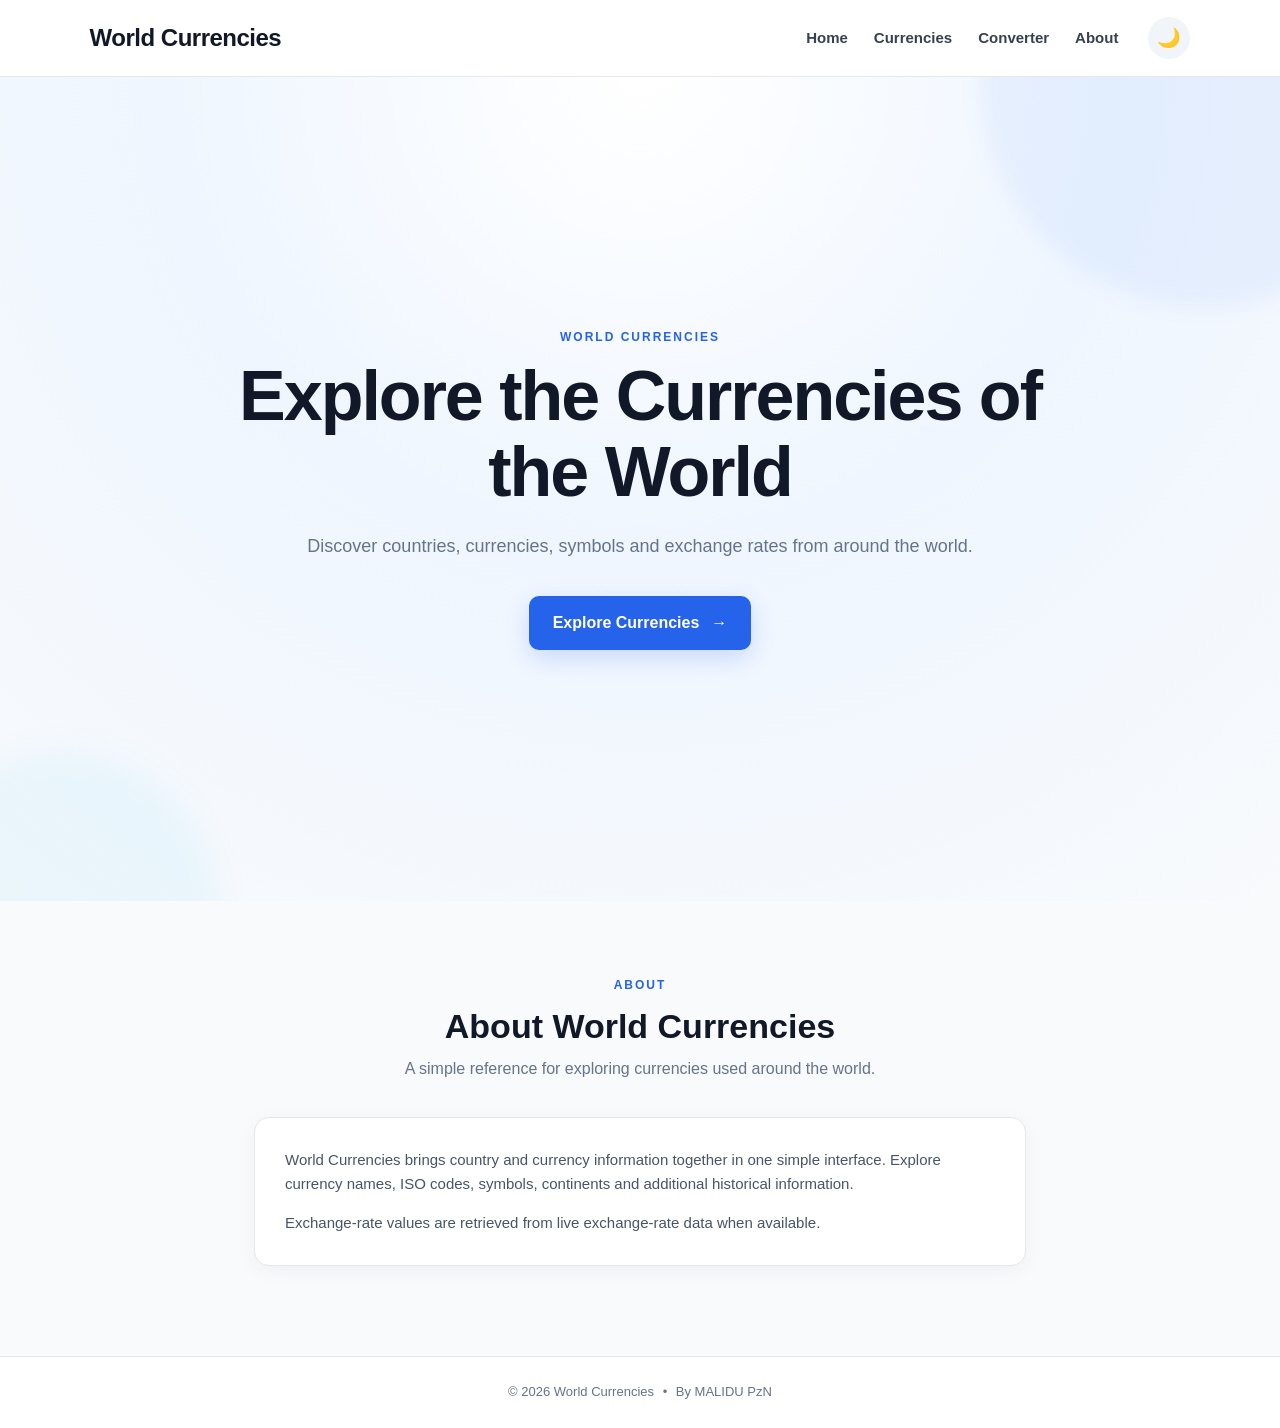
<file: index.html>
<!DOCTYPE html>
<html lang="en">

<head>
    <meta charset="UTF-8">
    <meta name="viewport" content="width=device-width, initial-scale=1.0">


<!-- Google Search Console Verification -->
<meta
    name="google-site-verification"
    content="s6Iap8t3azqQhQNiy_NJhNCSwcUpD0J8dg7R4m-hyG0"
>

<!-- SEO -->
<meta
    name="description"
    content="Explore countries, currencies, currency symbols and exchange rates from around the world."
>

<meta name="robots" content="index, follow">

<!-- Canonical URL -->
<link
    rel="canonical"
    href="https://ZxBee.github.io/world-currencies/"
>

<!-- Open Graph -->
<meta property="og:title" content="World Currencies">
<meta
    property="og:description"
    content="Explore countries, currencies, currency symbols and exchange rates from around the world."
>
<meta
    property="og:url"
    content="https://ZxBee.github.io/world-currencies/"
>
<meta property="og:type" content="website">

<!-- Browser Theme -->
<meta name="theme-color" content="#ffffff">

<title>World Currencies</title>

<!-- Stylesheet -->
<link rel="stylesheet" href="style.css">


</head>


<body>

<header>

    <h1>
        World Currencies
    </h1>


    <nav>

        <a
            href="index.html"
            id="homeLink"
        >
            Home
        </a>

        <a
            href="#currencies"
            id="currenciesLink"
        >
            Currencies
        </a>

        <a
            href="pages/converter.html"
        >
            Converter
        </a>

        <a
            href="#about"
        >
            About
        </a>

    </nav>


    <button
        id="themeToggle"
        class="theme-toggle"
        type="button"
        aria-label="Toggle dark mode"
    >
        🌙
    </button>

</header>



<main>


    <!-- HERO -->

    <section
        id="heroSection"
        class="hero"
    >

        <span class="hero-label">
            WORLD CURRENCIES
        </span>


        <h2>
            Explore the Currencies of the World
        </h2>


        <p>
            Discover countries, currencies, symbols and
            exchange rates from around the world.
        </p>


        <button
            id="exploreButton"
            class="hero-button"
            type="button"
        >
            Explore Currencies
            <span>→</span>
        </button>

    </section>



    <!-- CURRENCIES -->

    <section
        id="currencies"
        class="currencies-section hidden-section"
    >

        <div class="section-heading">

            <span class="section-label">
                EXPLORE
            </span>

            <h2>
                World Currencies
            </h2>

            <p>
                Browse currencies by continent,
                country or first letter.
            </p>

        </div>



        <!-- SEARCH -->

        <div class="search-box">

            <input
                type="search"
                id="searchInput"
                placeholder="Search country, currency or ISO code..."
                autocomplete="off"
            >

        </div>



        <!-- CONTINENT FILTER -->

        <div class="filter-panel">

            <button
                class="filter-btn active"
                type="button"
                data-continent="All"
            >
                All
            </button>

            <button
                class="filter-btn"
                type="button"
                data-continent="Africa"
            >
                Africa
            </button>

            <button
                class="filter-btn"
                type="button"
                data-continent="Americas"
            >
                Americas
            </button>

            <button
                class="filter-btn"
                type="button"
                data-continent="Asia"
            >
                Asia
            </button>

            <button
                class="filter-btn"
                type="button"
                data-continent="Europe"
            >
                Europe
            </button>

            <button
                class="filter-btn"
                type="button"
                data-continent="Oceania"
            >
                Oceania
            </button>

        </div>



        <!-- A-Z -->

        <div class="alphabet-panel">

            <div
                id="alphabetButtons"
                class="alphabet-buttons"
            >
            </div>

        </div>



        <!-- COUNT -->

        <div class="currency-list-header">

            <span id="currencyCount">
                Showing 195 of 195 countries
            </span>


            <button
                id="backToHero"
                class="back-top-button"
                type="button"
            >
                ↑ Back
            </button>

        </div>



        <!-- CARDS -->

        <div
            id="currencyContainer"
            class="currency-grid"
        >
        </div>

    </section>



    <!-- ABOUT -->

    <section
        id="about"
        class="about-section"
    >

        <div class="section-heading">

            <span class="section-label">
                ABOUT
            </span>

            <h2>
                About World Currencies
            </h2>

            <p>
                A simple reference for exploring currencies
                used around the world.
            </p>

        </div>


        <div class="about-content">

            <p>
                World Currencies brings country and currency
                information together in one simple interface.
                Explore currency names, ISO codes, symbols,
                continents and additional historical information.
            </p>


            <p>
                Exchange-rate values are retrieved from live
                exchange-rate data when available.
            </p>

        </div>

    </section>

</main>



<footer>

    <p>
        © 2026 World Currencies
        <span class="footer-divider">•</span>
        By MALIDU PzN
    </p>

</footer>



<script src="script.js"></script>

</body>

</html>
</file>
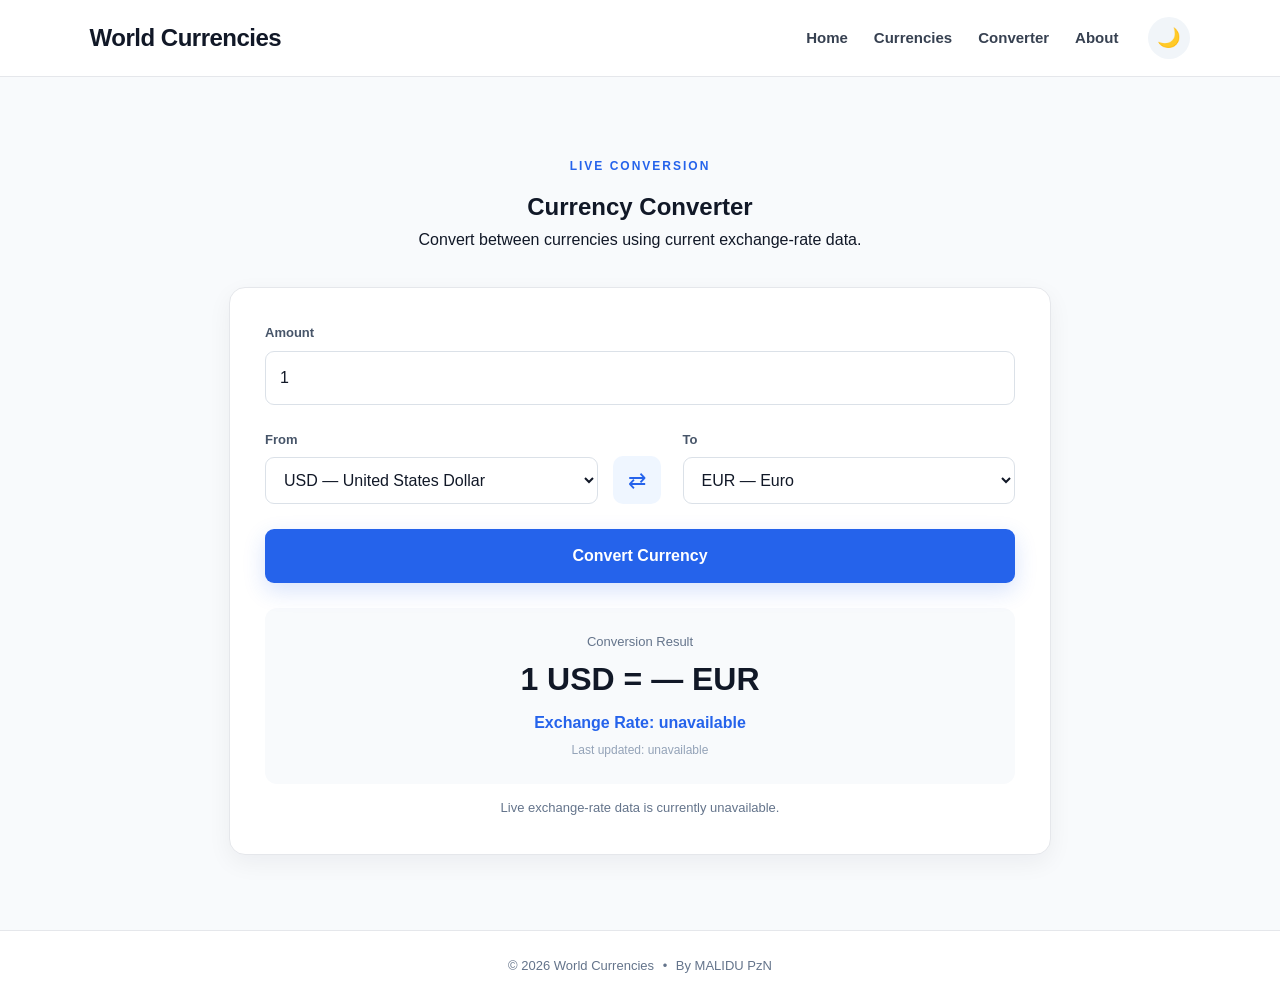
<file: pages/converter.html>
<!DOCTYPE html>

<html lang="en">
<head>
    <meta charset="UTF-8">
    <meta name="viewport" content="width=device-width, initial-scale=1.0">


<!-- SEO -->
<meta
    name="description"
    content="Convert currencies using current exchange rates with the World Currencies online currency converter."
>
<meta name="robots" content="index, follow">

<!-- Canonical URL -->
<link
    rel="canonical"
    href="https://ZxBee.github.io/world-currencies/pages/converter.html"
>

<!-- Open Graph -->
<meta property="og:title" content="Currency Converter - World Currencies">
<meta
    property="og:description"
    content="Convert currencies using current exchange rates with the World Currencies online currency converter."
>
<meta
    property="og:url"
    content="https://ZxBee.github.io/world-currencies/pages/converter.html"
>
<meta property="og:type" content="website">

<!-- Browser Theme -->
<meta name="theme-color" content="#ffffff">

<title>Currency Converter - World Currencies</title>

<!-- Stylesheet -->
<link rel="stylesheet" href="../style.css">


</head>

<body>

<header>
    <h1>World Currencies</h1>


<nav>
    <a href="../index.html">Home</a>
    <a href="../index.html#currencies">Currencies</a>
    <a href="converter.html">Converter</a>
    <a href="../index.html#about">About</a>
</nav>

<button
    id="themeToggle"
    class="theme-toggle"
    type="button"
    aria-label="Toggle dark mode"
>
    🌙
</button>


</header>

<main>


<section class="converter-section">

    <div class="converter-heading">
        <span class="section-label">LIVE CONVERSION</span>

        <h2>Currency Converter</h2>

        <p class="converter-subtitle">
            Convert between currencies using current exchange-rate data.
        </p>
    </div>


    <div class="converter-card">

        <div class="amount-group">

            <label for="amount">
                Amount
            </label>

            <input
                type="number"
                id="amount"
                value="1"
                min="0"
                step="any"
                placeholder="Enter amount"
            >

        </div>


        <div class="currency-selects">

            <div class="select-group">

                <label for="fromCurrency">
                    From
                </label>

                <select id="fromCurrency"></select>

            </div>


            <button
                id="swapButton"
                class="swap-button"
                type="button"
                title="Swap currencies"
                aria-label="Swap currencies"
            >
                ⇄
            </button>


            <div class="select-group">

                <label for="toCurrency">
                    To
                </label>

                <select id="toCurrency"></select>

            </div>

        </div>


        <button
            id="convertButton"
            class="convert-button"
            type="button"
        >
            Convert Currency
        </button>


        <div class="conversion-result">

            <p>
                Conversion Result
            </p>

            <h3 id="conversionResult">
                1 USD = —
            </h3>

            <div
                class="exchange-rate"
                id="exchangeRate"
            >
                Exchange Rate: —
            </div>

            <div
                class="last-updated"
                id="lastUpdated"
            >
                Last updated: —
            </div>

        </div>


        <div
            class="converter-status"
            id="converterStatus"
        >
            Ready for conversion
        </div>

    </div>

</section>


</main>

<footer>


<p>
    © 2026 World Currencies
    <span class="footer-divider">•</span>
    By MALIDU PzN
</p>


</footer>

<script src="../script.js"></script>

</body>
</html>
</file>
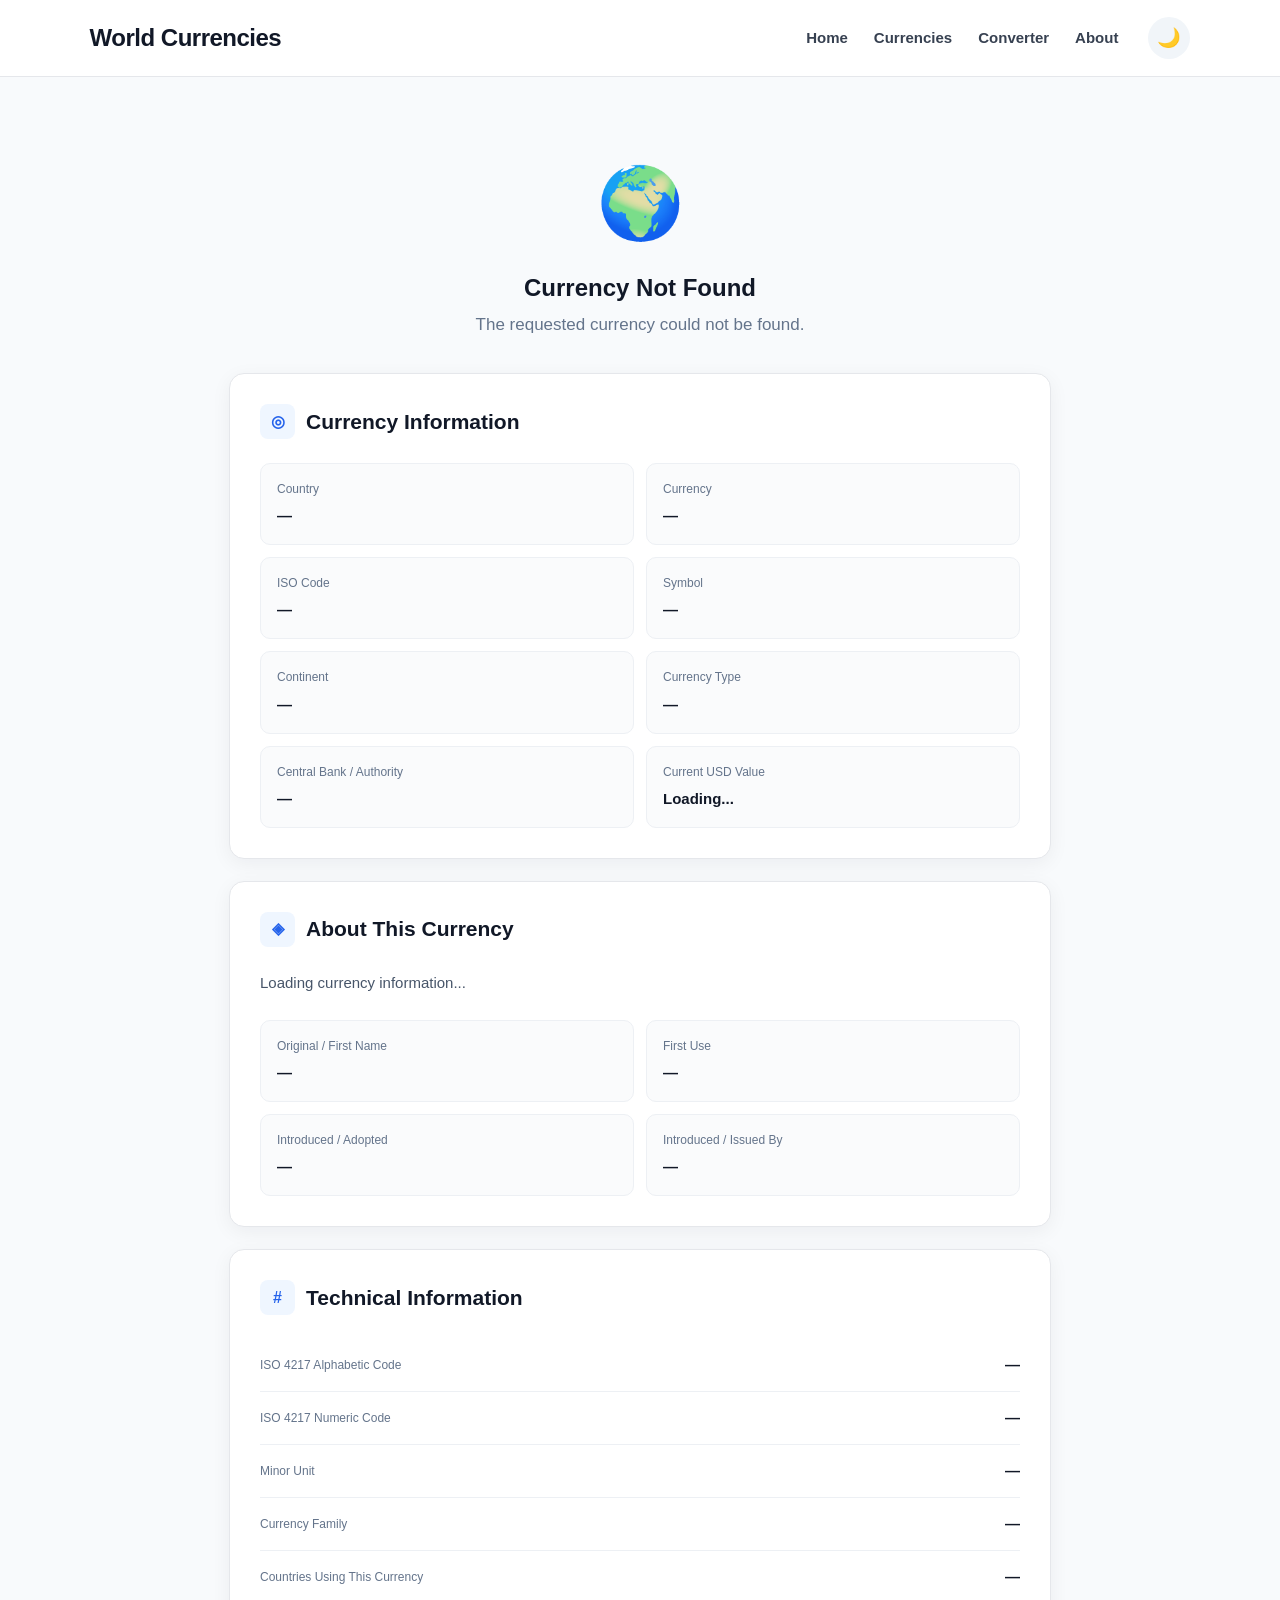
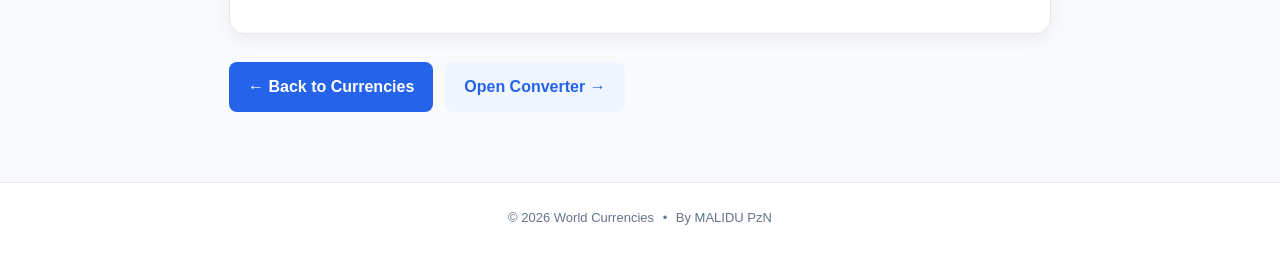
<file: pages/currency.html>
<!DOCTYPE html>

<html lang="en">

<head>


<meta charset="UTF-8">

<meta
    name="viewport"
    content="width=device-width, initial-scale=1.0"
>

<!-- SEO -->
<meta
    name="description"
    content="Explore detailed information about world currencies, including countries, currency names, ISO codes, symbols, history and technical information."
>

<meta name="robots" content="index, follow">

<!-- Canonical URL -->
<link
    rel="canonical"
    href="https://ZxBee.github.io/world-currencies/pages/currency.html"
>

<!-- Open Graph -->
<meta
    property="og:title"
    content="Currency Details - World Currencies"
>

<meta
    property="og:description"
    content="Explore detailed information about world currencies, including countries, currency names, ISO codes, symbols, history and technical information."
>

<meta
    property="og:url"
    content="https://ZxBee.github.io/world-currencies/pages/currency.html"
>

<meta
    property="og:type"
    content="website"
>

<!-- Browser Theme -->
<meta
    name="theme-color"
    content="#ffffff"
>

<title>Currency Details - World Currencies</title>

<link
    rel="stylesheet"
    href="../style.css"
>


</head>

<body>

<header>


<h1>World Currencies</h1>

<nav>

    <a href="../index.html">
        Home
    </a>

    <a href="../index.html#currencies">
        Currencies
    </a>

    <a href="converter.html">
        Converter
    </a>

    <a href="../index.html#about">
        About
    </a>

</nav>


<button
    id="themeToggle"
    class="theme-toggle"
    type="button"
    aria-label="Toggle dark mode"
>
    🌙
</button>


</header>

<main>

<section class="currency-details">


<!-- DETAILS HERO -->

<div class="details-hero">

    <div
        id="currencyFlag"
        class="details-flag"
    >
        🌍
    </div>

    <h2 id="currencyTitle">
        Currency Details
    </h2>

    <p
        id="currencySubtitle"
        class="currency-subtitle"
    >
        Currency information
    </p>

</div>



<!-- BASIC INFORMATION -->

<div class="details-card">

    <div class="card-heading">

        <span class="card-icon">
            ◎
        </span>

        <h3>
            Currency Information
        </h3>

    </div>


    <div class="info-grid">


        <div class="info-item">

            <span>
                Country
            </span>

            <strong id="country">
                —
            </strong>

        </div>


        <div class="info-item">

            <span>
                Currency
            </span>

            <strong id="currencyName">
                —
            </strong>

        </div>


        <div class="info-item">

            <span>
                ISO Code
            </span>

            <strong id="currencyCode">
                —
            </strong>

        </div>


        <div class="info-item">

            <span>
                Symbol
            </span>

            <strong id="currencySymbol">
                —
            </strong>

        </div>


        <div class="info-item">

            <span>
                Continent
            </span>

            <strong id="continent">
                —
            </strong>

        </div>


        <div class="info-item">

            <span>
                Currency Type
            </span>

            <strong id="currencyType">
                —
            </strong>

        </div>


        <div class="info-item">

            <span>
                Central Bank / Authority
            </span>

            <strong id="centralBank">
                —
            </strong>

        </div>


        <div class="info-item">

            <span>
                Current USD Value
            </span>

            <strong id="currentValue">
                Loading...
            </strong>

        </div>

    </div>

</div>



<!-- ABOUT CURRENCY -->

<div class="details-card">

    <div class="card-heading">

        <span class="card-icon">
            ◈
        </span>

        <h3>
            About This Currency
        </h3>

    </div>


    <p
        id="description"
        class="about-description"
    >
        Loading currency information...
    </p>


    <div class="history-grid">


        <div class="history-item">

            <span>
                Original / First Name
            </span>

            <strong id="originalName">
                —
            </strong>

        </div>


        <div class="history-item">

            <span>
                First Use
            </span>

            <strong id="firstUse">
                —
            </strong>

        </div>


        <div class="history-item">

            <span>
                Introduced / Adopted
            </span>

            <strong id="introducedYear">
                —
            </strong>

        </div>


        <div class="history-item">

            <span>
                Introduced / Issued By
            </span>

            <strong id="introducedBy">
                —
            </strong>

        </div>

    </div>

</div>



<!-- TECHNICAL INFORMATION -->

<div class="details-card">

    <div class="card-heading">

        <span class="card-icon">
            #
        </span>

        <h3>
            Technical Information
        </h3>

    </div>


    <div class="technical-list">


        <div>

            <span>
                ISO 4217 Alphabetic Code
            </span>

            <strong id="technicalCode">
                —
            </strong>

        </div>


        <div>

            <span>
                ISO 4217 Numeric Code
            </span>

            <strong id="numericCode">
                —
            </strong>

        </div>


        <div>

            <span>
                Minor Unit
            </span>

            <strong id="minorUnit">
                —
            </strong>

        </div>


        <div>

            <span>
                Currency Family
            </span>

            <strong id="currencyFamily">
                —
            </strong>

        </div>


        <div>

            <span>
                Countries Using This Currency
            </span>

            <strong id="usedBy">
                —
            </strong>

        </div>

    </div>

</div>



<!-- ACTIONS -->

<div class="details-actions">

    <a
        href="../index.html#currencies"
        class="back-button"
    >
        ← Back to Currencies
    </a>


    <a
        href="converter.html"
        class="secondary-button"
    >
        Open Converter →
    </a>

</div>


</section>

</main>

<footer>


<p>
    © 2026 World Currencies
    <span class="footer-divider">•</span>
    By MALIDU PzN
</p>


</footer>

<script src="../script.js"></script>

</body>

</html>
</file>
<file: style.css>
/* =========================================================
   WORLD CURRENCIES
   MASTER CSS
   ========================================================= */

* {
    margin: 0;
    padding: 0;
    box-sizing: border-box;
}


html {
    scroll-behavior: smooth;
}


body {
    font-family:
        Inter,
        Arial,
        Helvetica,
        sans-serif;

    background: #f8fafc;

    color: #111827;

    line-height: 1.6;

    min-height: 100vh;

    transition:
        background-color 0.3s ease,
        color 0.3s ease;
}


button,
input,
select {
    font: inherit;
}


button {
    border: none;
}


a {
    color: inherit;
}


/* =========================================================
   HEADER
   ========================================================= */

header {
    position: sticky;

    top: 0;

    z-index: 1000;

    display: flex;

    align-items: center;

    gap: 30px;

    padding:
        17px 7%;

    background:
        rgba(255, 255, 255, 0.92);

    backdrop-filter:
        blur(14px);

    -webkit-backdrop-filter:
        blur(14px);

    border-bottom:
        1px solid #e5e7eb;

    transition:
        background-color 0.3s ease,
        border-color 0.3s ease;
}


header h1 {
    font-size: 24px;

    font-weight: 800;

    letter-spacing: -0.5px;

    white-space: nowrap;
}


/* =========================================================
   NAVIGATION
   ========================================================= */

nav {
    display: flex;

    align-items: center;

    gap: 26px;

    margin-left: auto;
}


nav a {
    position: relative;

    color: #374151;

    text-decoration: none;

    font-size: 15px;

    font-weight: 600;

    transition:
        color 0.2s ease;
}


nav a::after {
    content: "";

    position: absolute;

    left: 0;

    bottom: -7px;

    width: 0;

    height: 2px;

    background: #2563eb;

    transition:
        width 0.25s ease;
}


nav a:hover {
    color: #2563eb;
}


nav a:hover::after {
    width: 100%;
}


/* =========================================================
   THEME BUTTON
   ========================================================= */

.theme-toggle {
    position: relative;

    overflow: hidden;

    width: 42px;

    height: 42px;

    flex-shrink: 0;

    border-radius: 50%;

    background: #f1f5f9;

    cursor: pointer;

    font-size: 19px;

    transition:
        transform 0.2s ease,
        background-color 0.2s ease,
        box-shadow 0.2s ease;
}


.theme-toggle:hover {
    transform:
        rotate(12deg)
        scale(1.08);

    box-shadow:
        0 0 0 4px
        rgba(37, 99, 235, 0.08);
}


/* =========================================================
   HERO
   ========================================================= */

.hero {
    position: relative;

    min-height:
        calc(100vh - 76px);

    display: flex;

    flex-direction: column;

    justify-content: center;

    align-items: center;

    text-align: center;

    padding:
        80px 8%;

    background:
        radial-gradient(
            circle at top,
            #ffffff 0%,
            #eff6ff 45%,
            #f8fafc 100%
        );

    overflow: hidden;

    transition:
        opacity 0.4s ease,
        transform 0.4s ease,
        min-height 0.4s ease;
}


.hero::before {
    content: "";

    position: absolute;

    width: 450px;

    height: 450px;

    top: -220px;

    right: -150px;

    border-radius: 50%;

    background:
        rgba(37, 99, 235, 0.06);

    filter: blur(10px);

    pointer-events: none;
}


.hero::after {
    content: "";

    position: absolute;

    width: 320px;

    height: 320px;

    bottom: -170px;

    left: -100px;

    border-radius: 50%;

    background:
        rgba(14, 165, 233, 0.05);

    filter: blur(15px);

    pointer-events: none;
}


.hero > * {
    position: relative;

    z-index: 2;
}


.hero-label,
.section-label {
    display: inline-block;

    margin-bottom: 12px;

    color: #2563eb;

    font-size: 12px;

    font-weight: 800;

    letter-spacing: 2px;
}


.hero h2 {
    max-width: 850px;

    font-size:
        clamp(38px, 6vw, 70px);

    line-height: 1.08;

    letter-spacing: -2px;

    margin-bottom: 22px;
}


.hero p {
    max-width: 700px;

    color: #64748b;

    font-size: 18px;

    margin-bottom: 35px;
}


/* =========================================================
   HERO BUTTON
   ========================================================= */

.hero-button,
.convert-button,
.back-button,
.secondary-button,
.back-top-button,
.filter-btn,
.letter-btn,
.swap-button {
    position: relative;

    overflow: hidden;
}


.hero-button {
    display: inline-flex;

    align-items: center;

    gap: 12px;

    padding:
        14px 24px;

    border-radius: 10px;

    background: #2563eb;

    color: white;

    font-weight: 700;

    cursor: pointer;

    box-shadow:
        0 8px 25px
        rgba(37, 99, 235, 0.20);

    transition:
        transform 0.2s ease,
        box-shadow 0.2s ease;
}


.hero-button:hover {
    transform:
        translateY(-3px);

    box-shadow:
        0 14px 35px
        rgba(37, 99, 235, 0.27);
}


.hero-button span {
    transition:
        transform 0.2s ease;
}


.hero-button:hover span {
    transform:
        translateX(4px);
}


.hero-hidden {
    opacity: 0;

    transform:
        translateY(-20px)
        scale(0.985);

    min-height: 0;

    height: 0;

    padding-top: 0;

    padding-bottom: 0;

    overflow: hidden;

    pointer-events: none;
}


/* =========================================================
   CURRENCIES SECTION
   ========================================================= */

.currencies-section {
    max-width: 1250px;

    margin: auto;

    padding:
        75px 5%;

    scroll-margin-top: 85px;

    opacity: 1;

    transform:
        translateY(0);

    transition:
        opacity 0.4s ease,
        transform 0.4s ease;
}


.hidden-section {
    display: none;
}


.section-open {
    animation:
        sectionReveal
        0.45s ease both;
}


@keyframes sectionReveal {

    from {
        opacity: 0;

        transform:
            translateY(18px);
    }

    to {
        opacity: 1;

        transform:
            translateY(0);
    }

}


/* =========================================================
   SECTION HEADINGS
   ========================================================= */

.section-heading {
    text-align: center;

    margin-bottom: 35px;
}


.section-heading h2 {
    font-size: 34px;

    line-height: 1.15;

    margin-bottom: 10px;
}


.section-heading p {
    color: #64748b;

    font-size: 16px;
}


/* =========================================================
   SEARCH
   ========================================================= */

.search-box {
    max-width: 700px;

    margin:
        0 auto 24px;
}


.search-box input {
    width: 100%;

    padding:
        15px 18px;

    border:
        1px solid #dbe1e8;

    border-radius: 10px;

    outline: none;

    background: white;

    color: #111827;

    font-size: 15px;

    transition:
        border-color 0.2s ease,
        box-shadow 0.2s ease,
        background-color 0.3s ease;
}


.search-box input:focus {
    border-color: #2563eb;

    box-shadow:
        0 0 0 4px
        rgba(37, 99, 235, 0.08);
}


.search-box input::placeholder {
    color: #94a3b8;
}


/* =========================================================
   FILTER PANEL
   ========================================================= */

.filter-panel {
    display: flex;

    justify-content: center;

    flex-wrap: wrap;

    gap: 8px;

    margin-bottom: 15px;
}


.filter-btn {
    padding:
        8px 15px;

    border:
        1px solid #dbe1e8;

    border-radius: 8px;

    background: white;

    color: #475569;

    font-size: 14px;

    font-weight: 600;

    cursor: pointer;

    transition:
        background-color 0.2s ease,
        color 0.2s ease,
        border-color 0.2s ease,
        transform 0.2s ease;
}


.filter-btn:hover {
    color: #2563eb;

    border-color: #93c5fd;

    transform:
        translateY(-1px);
}


.filter-btn.active {
    background: #2563eb;

    color: white;

    border-color: #2563eb;
}


/* =========================================================
   ALPHABET
   ========================================================= */

.alphabet-panel {
    margin-bottom: 28px;
}


.alphabet-buttons {
    display: flex;

    justify-content: center;

    flex-wrap: wrap;

    gap: 6px;
}


.letter-btn {
    width: 36px;

    height: 36px;

    border:
        1px solid #dbe1e8;

    border-radius: 7px;

    background: white;

    color: #475569;

    font-size: 13px;

    font-weight: 700;

    cursor: pointer;

    transition:
        background-color 0.2s ease,
        color 0.2s ease,
        border-color 0.2s ease,
        transform 0.2s ease;
}


.letter-btn:hover {
    color: #2563eb;

    border-color: #93c5fd;

    transform:
        translateY(-1px);
}


.letter-btn.active {
    background: #2563eb;

    color: white;

    border-color: #2563eb;
}


/* =========================================================
   LIST HEADER
   ========================================================= */

.currency-list-header {
    display: flex;

    align-items: center;

    justify-content: space-between;

    gap: 20px;

    margin-bottom: 18px;

    color: #64748b;

    font-size: 14px;
}


.back-top-button {
    padding:
        8px 13px;

    border:
        1px solid #dbe1e8;

    border-radius: 8px;

    background: white;

    color: #475569;

    font-size: 13px;

    font-weight: 700;

    cursor: pointer;

    transition:
        background-color 0.2s ease,
        color 0.2s ease,
        border-color 0.2s ease;
}


.back-top-button:hover {
    background: #2563eb;

    color: white;

    border-color: #2563eb;
}


/* =========================================================
   CURRENCY GRID
   ========================================================= */

.currency-grid {
    display: grid;

    grid-template-columns:
        repeat(
            auto-fill,
            minmax(230px, 1fr)
        );

    gap: 15px;
}


/* =========================================================
   CURRENCY CARD
   ========================================================= */

.currency-card {
    position: relative;

    min-height: 205px;

    padding: 20px;

    background: white;

    border:
        1px solid #e5e7eb;

    border-radius: 14px;

    cursor: pointer;

    box-shadow:
        0 5px 20px
        rgba(15, 23, 42, 0.045);

    overflow: hidden;

    animation:
        cardReveal
        0.35s ease both;

    transition:
        transform 0.22s ease,
        border-color 0.22s ease,
        box-shadow 0.22s ease;
}


.currency-card::before {
    content: "";

    position: absolute;

    top: 0;

    left: -100%;

    width: 60%;

    height: 100%;

    background:
        linear-gradient(
            90deg,
            transparent,
            rgba(255,255,255,0.5),
            transparent
        );

    transform:
        skewX(-20deg);

    transition:
        left 0.5s ease;

    pointer-events: none;
}


.currency-card:hover::before {
    left: 140%;
}


.currency-card:hover {
    transform:
        translateY(-5px);

    border-color: #93c5fd;

    box-shadow:
        0 14px 35px
        rgba(15, 23, 42, 0.09);
}


@keyframes cardReveal {

    from {
        opacity: 0;

        transform:
            translateY(10px);
    }

    to {
        opacity: 1;

        transform:
            translateY(0);
    }

}


.currency-card-top {
    display: flex;

    align-items: center;

    justify-content: space-between;

    margin-bottom: 18px;
}


.country-flag {
    font-size: 35px;

    line-height: 1;
}


.continent-tag {
    padding:
        4px 8px;

    border-radius: 6px;

    background: #eff6ff;

    color: #2563eb;

    font-size: 11px;

    font-weight: 700;
}


.currency-card h3 {
    font-size: 18px;

    line-height: 1.25;

    margin-bottom: 5px;
}


.currency-name {
    color: #64748b;

    font-size: 14px;

    margin-bottom: 17px;
}


.currency-code {
    display: flex;

    align-items: center;

    justify-content: space-between;
}


.currency-code strong {
    padding:
        5px 8px;

    border-radius: 6px;

    background: #eff6ff;

    color: #2563eb;

    font-size: 12px;

    letter-spacing: 0.5px;
}


.currency-code span {
    color: #475569;

    font-size: 18px;

    font-weight: 700;
}


.card-arrow {
    position: absolute;

    right: 18px;

    bottom: 14px;

    color: #94a3b8;

    font-size: 20px;

    transition:
        transform 0.2s ease,
        color 0.2s ease;
}


.currency-card:hover .card-arrow {
    color: #2563eb;

    transform:
        translateX(4px);
}


/* =========================================================
   NO RESULTS
   ========================================================= */

.no-results {
    grid-column:
        1 / -1;

    text-align: center;

    padding: 60px 20px;
}


.no-results-icon {
    font-size: 40px;

    margin-bottom: 10px;

    color: #94a3b8;
}


.no-results h3 {
    margin-bottom: 5px;
}


.no-results p {
    color: #64748b;
}


/* =========================================================
   ABOUT
   ========================================================= */

.about-section {
    max-width: 900px;

    margin: auto;

    padding:
        70px 5% 90px;

    scroll-margin-top: 80px;
}


.about-content {
    padding:
        30px;

    background: white;

    border:
        1px solid #e5e7eb;

    border-radius: 15px;

    box-shadow:
        0 5px 20px
        rgba(15, 23, 42, 0.045);
}


.about-content p {
    color: #475569;

    font-size: 15px;

    margin-bottom: 15px;
}


.about-content p:last-child {
    margin-bottom: 0;
}


/* =========================================================
   DETAILS PAGE
   ========================================================= */

.currency-details {
    max-width: 950px;

    margin: auto;

    padding:
        70px 5%;
}


/* =========================================================
   DETAILS HERO
   ========================================================= */

.details-hero {
    text-align: center;

    margin-bottom: 35px;
}


.details-flag {
    font-size: 70px;

    margin-bottom: 15px;

    animation:
        flagFloat
        3s ease-in-out infinite;
}


@keyframes flagFloat {

    0%,
    100% {
        transform:
            translateY(0);
    }

    50% {
        transform:
            translateY(-5px);
    }

}


.details-hero h2 {
    margin-bottom: 8px;

    line-height: 1.2;
}


.currency-subtitle {
    color: #64748b;

    font-size: 17px;
}


/* =========================================================
   DETAILS CARDS
   ========================================================= */

.details-card {
    padding: 30px;

    margin-bottom: 22px;

    background: white;

    border:
        1px solid #e5e7eb;

    border-radius: 15px;

    box-shadow:
        0 5px 20px
        rgba(15, 23, 42, 0.055);

    transition:
        background-color 0.3s ease,
        border-color 0.3s ease,
        transform 0.2s ease;
}


.details-card:hover {
    transform:
        translateY(-2px);
}


.card-heading {
    display: flex;

    align-items: center;

    gap: 11px;

    margin-bottom: 24px;
}


.card-heading h3 {
    font-size: 21px;
}


.card-icon {
    display: inline-flex;

    align-items: center;

    justify-content: center;

    width: 35px;

    height: 35px;

    border-radius: 8px;

    background: #eff6ff;

    color: #2563eb;

    font-weight: 900;
}


/* =========================================================
   INFO GRID
   ========================================================= */

.info-grid {
    display: grid;

    grid-template-columns:
        repeat(2, 1fr);

    gap: 12px;
}


.info-item {
    padding: 16px;

    border:
        1px solid #edf0f4;

    border-radius: 10px;

    background: #fafbfc;
}


.info-item span,
.history-item span,
.technical-list span {
    display: block;

    color: #64748b;

    font-size: 12px;

    margin-bottom: 5px;
}


.info-item strong,
.history-item strong,
.technical-list strong {
    display: block;

    color: #111827;

    font-size: 15px;
}


/* =========================================================
   ABOUT CURRENCY
   ========================================================= */

.about-description {
    color: #475569;

    font-size: 15px;

    margin-bottom: 25px;
}


.history-grid {
    display: grid;

    grid-template-columns:
        repeat(2, 1fr);

    gap: 12px;
}


.history-item {
    padding: 16px;

    background: #fafbfc;

    border:
        1px solid #edf0f4;

    border-radius: 10px;
}


/* =========================================================
   TECHNICAL LIST
   ========================================================= */

.technical-list {
    display: flex;

    flex-direction: column;
}


.technical-list > div {
    display: flex;

    align-items: center;

    justify-content: space-between;

    gap: 20px;

    padding:
        14px 0;

    border-bottom:
        1px solid #edf0f4;
}


.technical-list > div:last-child {
    border-bottom: none;
}


.technical-list span {
    margin: 0;
}


.technical-list strong {
    text-align: right;
}


/* =========================================================
   DETAILS ACTIONS
   ========================================================= */

.details-actions {
    display: flex;

    flex-wrap: wrap;

    gap: 12px;

    margin-top: 28px;
}


.back-button,
.secondary-button {
    display: inline-flex;

    align-items: center;

    justify-content: center;

    padding:
        12px 19px;

    border-radius: 8px;

    text-decoration: none;

    font-weight: 700;

    transition:
        transform 0.2s ease,
        background-color 0.2s ease;
}


.back-button {
    background: #2563eb;

    color: white;
}


.secondary-button {
    background: #eff6ff;

    color: #2563eb;
}


.back-button:hover,
.secondary-button:hover {
    transform:
        translateY(-2px);
}


/* =========================================================
   CONVERTER
   ========================================================= */

.converter-section {
    max-width: 950px;

    margin: auto;

    padding:
        75px 5%;
}


.converter-heading {
    text-align: center;

    margin-bottom: 35px;
}


.converter-card {
    padding: 35px;

    background: white;

    border:
        1px solid #e5e7eb;

    border-radius: 16px;

    box-shadow:
        0 8px 25px
        rgba(15, 23, 42, 0.055);
}


/* =========================================================
   AMOUNT
   ========================================================= */

.amount-group {
    margin-bottom: 25px;
}


.amount-group label,
.select-group label {
    display: block;

    margin-bottom: 7px;

    color: #475569;

    font-size: 13px;

    font-weight: 700;
}


#amount,
#fromCurrency,
#toCurrency {
    width: 100%;

    padding:
        13px 14px;

    border:
        1px solid #dbe1e8;

    border-radius: 9px;

    background: white;

    color: #111827;

    outline: none;

    transition:
        border-color 0.2s ease,
        box-shadow 0.2s ease,
        background-color 0.3s ease;
}


#amount:focus,
#fromCurrency:focus,
#toCurrency:focus {
    border-color: #2563eb;

    box-shadow:
        0 0 0 4px
        rgba(37, 99, 235, 0.08);
}


/* =========================================================
   CURRENCY SELECTS
   ========================================================= */

.currency-selects {
    display: grid;

    grid-template-columns:
        1fr 55px 1fr;

    align-items: end;

    gap: 15px;

    margin-bottom: 25px;
}


.swap-button {
    width: 48px;

    height: 48px;

    border-radius: 10px;

    background: #eff6ff;

    color: #2563eb;

    font-size: 22px;

    cursor: pointer;

    transition:
        transform 0.2s ease,
        background-color 0.2s ease;
}


.swap-button:hover {
    transform:
        rotate(180deg);

    background: #dbeafe;
}


.swap-animate {
    animation:
        swapPulse
        0.35s ease;
}


@keyframes swapPulse {

    0% {
        transform:
            rotate(0)
            scale(1);
    }

    50% {
        transform:
            rotate(180deg)
            scale(1.12);
    }

    100% {
        transform:
            rotate(360deg)
            scale(1);
    }

}


/* =========================================================
   CONVERT BUTTON
   ========================================================= */

.convert-button {
    width: 100%;

    padding:
        14px;

    border-radius: 9px;

    background: #2563eb;

    color: white;

    font-weight: 800;

    cursor: pointer;

    box-shadow:
        0 8px 22px
        rgba(37, 99, 235, 0.18);

    transition:
        transform 0.2s ease,
        box-shadow 0.2s ease;
}


.convert-button:hover {
    transform:
        translateY(-2px);

    box-shadow:
        0 12px 28px
        rgba(37, 99, 235, 0.25);
}


/* =========================================================
   CONVERSION RESULT
   ========================================================= */

.conversion-result {
    margin-top: 25px;

    padding: 24px;

    border-radius: 12px;

    background: #f8fafc;

    text-align: center;
}


.conversion-result p {
    color: #64748b;

    font-size: 13px;

    margin-bottom: 7px;
}


.conversion-result h3 {
    font-size:
        clamp(22px, 4vw, 32px);

    line-height: 1.2;

    margin-bottom: 12px;
}


.exchange-rate {
    color: #2563eb;

    font-weight: 700;

    margin-bottom: 5px;
}


.last-updated {
    color: #94a3b8;

    font-size: 12px;
}


.converter-status {
    margin-top: 14px;

    text-align: center;

    color: #64748b;

    font-size: 13px;
}


/* =========================================================
   RIPPLE
   ========================================================= */

.ripple {
    position: absolute;

    border-radius: 50%;

    background:
        rgba(255, 255, 255, 0.35);

    transform:
        scale(0);

    pointer-events: none;

    animation:
        rippleAnimation
        0.6s ease-out;
}


@keyframes rippleAnimation {

    to {
        transform:
            scale(2.5);

        opacity: 0;
    }

}


/* =========================================================
   FOOTER
   ========================================================= */

footer {
    padding:
        25px 5%;

    border-top:
        1px solid #e5e7eb;

    text-align: center;

    background: #ffffff;

    color: #64748b;

    font-size: 13px;
}


.footer-divider {
    margin:
        0 5px;
}


/* =========================================================
   DARK MODE
   ========================================================= */

body.dark-mode {
    background: #0b1120;

    color: #f8fafc;
}


body.dark-mode header {
    background:
        rgba(11, 17, 32, 0.92);

    border-color: #1e293b;
}


body.dark-mode nav a {
    color: #cbd5e1;
}


body.dark-mode nav a:hover {
    color: #60a5fa;
}


body.dark-mode .theme-toggle {
    background: #172033;

    color: #f8fafc;
}


body.dark-mode .hero {
    background:
        radial-gradient(
            circle at top,
            #172033 0%,
            #0f172a 48%,
            #0b1120 100%
        );
}


body.dark-mode .hero p,
body.dark-mode .section-heading p,
body.dark-mode .currency-subtitle {
    color: #94a3b8;
}


body.dark-mode .filter-btn,
body.dark-mode .letter-btn,
body.dark-mode .search-box input,
body.dark-mode .currency-card,
body.dark-mode .about-content,
body.dark-mode .details-card,
body.dark-mode .converter-card,
body.dark-mode #amount,
body.dark-mode #fromCurrency,
body.dark-mode #toCurrency,
body.dark-mode .back-top-button {
    background: #111827;

    border-color: #273449;

    color: #f8fafc;
}


body.dark-mode .filter-btn:hover,
body.dark-mode .letter-btn:hover {
    color: #60a5fa;

    border-color: #60a5fa;
}


body.dark-mode .filter-btn.active,
body.dark-mode .letter-btn.active {
    background: #2563eb;

    color: white;

    border-color: #2563eb;
}


body.dark-mode .search-box input::placeholder {
    color: #64748b;
}


body.dark-mode .currency-card:hover {
    border-color: #3b82f6;

    box-shadow:
        0 14px 35px
        rgba(0, 0, 0, 0.25);
}


body.dark-mode .currency-name,
body.dark-mode .currency-code span,
body.dark-mode .about-content p,
body.dark-mode .about-description {
    color: #94a3b8;
}


body.dark-mode .currency-card h3,
body.dark-mode .card-heading h3,
body.dark-mode .info-item strong,
body.dark-mode .history-item strong,
body.dark-mode .technical-list strong {
    color: #f8fafc;
}


body.dark-mode .continent-tag,
body.dark-mode .currency-code strong,
body.dark-mode .card-icon,
body.dark-mode .secondary-button,
body.dark-mode .swap-button {
    background: #172554;

    color: #60a5fa;
}


body.dark-mode .info-item,
body.dark-mode .history-item {
    background: #0f172a;

    border-color: #273449;
}


body.dark-mode .info-item span,
body.dark-mode .history-item span,
body.dark-mode .technical-list span {
    color: #94a3b8;
}


body.dark-mode .technical-list > div {
    border-color: #273449;
}


body.dark-mode .conversion-result {
    background: #0f172a;
}


body.dark-mode .converter-status,
body.dark-mode .last-updated {
    color: #94a3b8;
}


body.dark-mode footer {
    background: #0b1120;

    border-color: #1e293b;

    color: #64748b;
}


/* =========================================================
   RESPONSIVE
   ========================================================= */

@media (max-width: 850px) {

    header {
        gap: 18px;

        padding:
            15px 5%;
    }


    header h1 {
        font-size: 20px;
    }


    nav {
        gap: 14px;
    }


    nav a {
        font-size: 13px;
    }


    .hero h2 {
        letter-spacing: -1px;
    }

}


@media (max-width: 650px) {

    header {
        flex-wrap: wrap;
    }


    header h1 {
        flex: 1;
    }


    nav {
        order: 3;

        width: 100%;

        justify-content: center;

        margin-left: 0;

        padding-top: 5px;

        gap: 17px;
    }


    .theme-toggle {
        width: 38px;

        height: 38px;
    }


    .hero {
        min-height:
            calc(100vh - 125px);

        padding:
            60px 6%;
    }


    .hero h2 {
        font-size: 38px;
    }


    .hero p {
        font-size: 16px;
    }


    .currency-grid {
        grid-template-columns:
            repeat(
                auto-fill,
                minmax(180px, 1fr)
            );
    }


    .info-grid,
    .history-grid {
        grid-template-columns:
            1fr;
    }


    .currency-selects {
        grid-template-columns:
            1fr;

        align-items: stretch;
    }


    .swap-button {
        justify-self: center;

        transform:
            rotate(90deg);
    }


    .swap-button:hover {
        transform:
            rotate(270deg);
    }


    .converter-card,
    .details-card,
    .about-content {
        padding: 22px;
    }


    .technical-list > div {
        align-items: flex-start;

        flex-direction: column;

        gap: 5px;
    }


    .technical-list strong {
        text-align: left;
    }


    .currency-list-header {
        align-items: flex-start;

        flex-direction: column;
    }

}


@media (max-width: 430px) {

    .hero h2 {
        font-size: 32px;
    }


    .section-heading h2 {
        font-size: 28px;
    }


    .currency-grid {
        grid-template-columns:
            1fr;
    }


    .alphabet-buttons {
        gap: 5px;
    }


    .letter-btn {
        width: 34px;

        height: 34px;
    }

}
</file>
